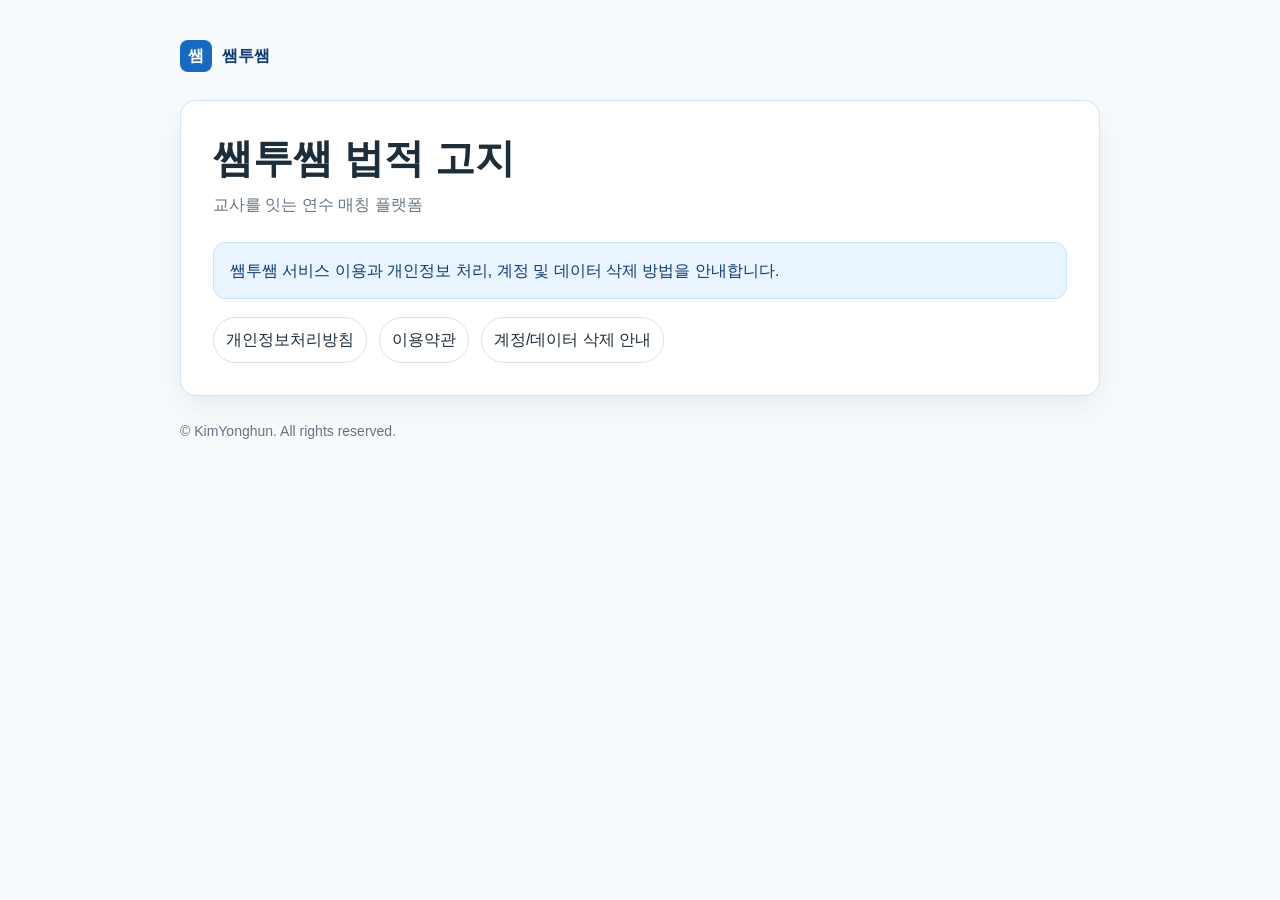
<file: ssaemtossaem/index.html>
<!doctype html>
<html lang="ko">
<head>
  <meta charset="utf-8">
  <meta name="viewport" content="width=device-width, initial-scale=1">
  <title>쌤투쌤 법적 고지</title>
  <link rel="stylesheet" href="./styles.css">
</head>
<body>
  <div class="page">
    <header>
      <a class="brand" href="./index.html"><span class="mark">쌤</span>쌤투쌤</a>
    </header>
    <main>
      <h1>쌤투쌤 법적 고지</h1>
      <p class="meta">교사를 잇는 연수 매칭 플랫폼</p>
      <p class="notice">쌤투쌤 서비스 이용과 개인정보 처리, 계정 및 데이터 삭제 방법을 안내합니다.</p>
      <nav aria-label="문서 링크">
        <a href="./privacy.html">개인정보처리방침</a>
        <a href="./terms.html">이용약관</a>
        <a href="./delete-account.html">계정/데이터 삭제 안내</a>
      </nav>
    </main>
    <footer>© KimYonghun. All rights reserved.</footer>
  </div>
</body>
</html>
</file>
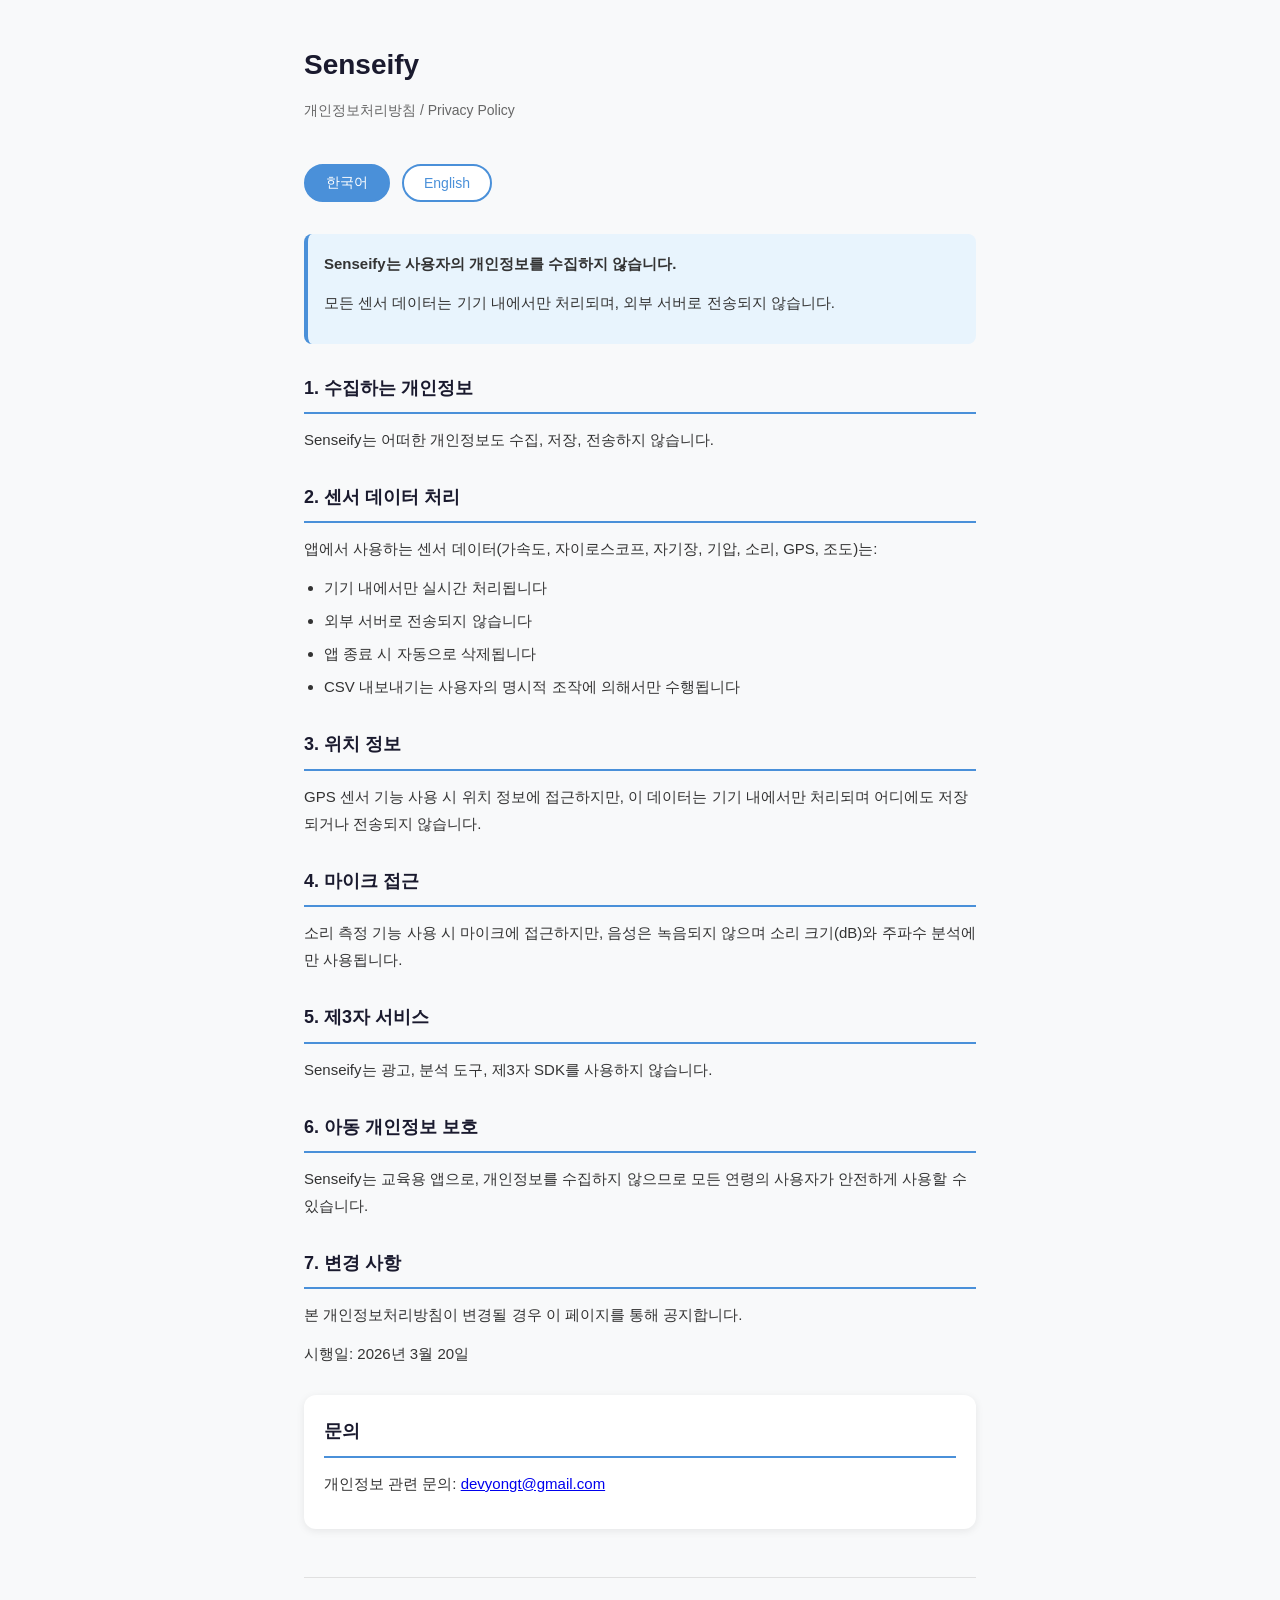
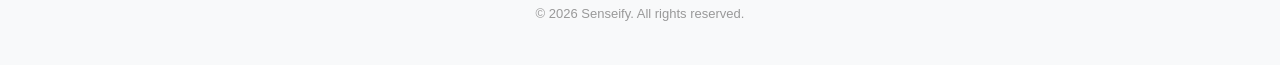
<file: Senseify/privacy-policy.html>
<!DOCTYPE html>
<html lang="ko">
<head>
    <meta charset="UTF-8">
    <meta name="viewport" content="width=device-width, initial-scale=1.0">
    <title>Senseify - 개인정보처리방침 / Privacy Policy</title>
    <style>
        * { margin: 0; padding: 0; box-sizing: border-box; }
        body {
            font-family: -apple-system, BlinkMacSystemFont, 'Apple SD Gothic Neo', sans-serif;
            line-height: 1.8;
            color: #333;
            background: #f8f9fa;
        }
        .container {
            max-width: 720px;
            margin: 0 auto;
            padding: 40px 24px;
        }
        h1 {
            font-size: 28px;
            color: #1a1a2e;
            margin-bottom: 8px;
        }
        .subtitle {
            color: #666;
            font-size: 14px;
            margin-bottom: 40px;
        }
        .lang-toggle {
            display: flex;
            gap: 12px;
            margin-bottom: 32px;
        }
        .lang-toggle button {
            padding: 8px 20px;
            border: 2px solid #4A90D9;
            border-radius: 20px;
            background: white;
            color: #4A90D9;
            font-size: 14px;
            cursor: pointer;
            transition: all 0.2s;
        }
        .lang-toggle button.active {
            background: #4A90D9;
            color: white;
        }
        .section { margin-bottom: 28px; }
        h2 {
            font-size: 18px;
            color: #1a1a2e;
            margin-bottom: 12px;
            padding-bottom: 8px;
            border-bottom: 2px solid #4A90D9;
        }
        p { margin-bottom: 12px; font-size: 15px; }
        ul { padding-left: 20px; margin-bottom: 12px; }
        li { margin-bottom: 6px; font-size: 15px; }
        .highlight {
            background: #e8f4fd;
            padding: 16px;
            border-radius: 8px;
            border-left: 4px solid #4A90D9;
        }
        .contact {
            background: white;
            padding: 20px;
            border-radius: 12px;
            box-shadow: 0 2px 8px rgba(0,0,0,0.08);
            margin-top: 24px;
        }
        .hidden { display: none; }
        footer {
            text-align: center;
            color: #999;
            font-size: 13px;
            margin-top: 48px;
            padding-top: 24px;
            border-top: 1px solid #e0e0e0;
        }
    </style>
</head>
<body>
    <div class="container">
        <h1>Senseify</h1>
        <p class="subtitle">개인정보처리방침 / Privacy Policy</p>

        <div class="lang-toggle">
            <button id="btn-ko" class="active" onclick="showLang('ko')">한국어</button>
            <button id="btn-en" onclick="showLang('en')">English</button>
        </div>

        <!-- 한국어 -->
        <div id="lang-ko">
            <div class="section highlight">
                <p><strong>Senseify는 사용자의 개인정보를 수집하지 않습니다.</strong></p>
                <p>모든 센서 데이터는 기기 내에서만 처리되며, 외부 서버로 전송되지 않습니다.</p>
            </div>

            <div class="section">
                <h2>1. 수집하는 개인정보</h2>
                <p>Senseify는 어떠한 개인정보도 수집, 저장, 전송하지 않습니다.</p>
            </div>

            <div class="section">
                <h2>2. 센서 데이터 처리</h2>
                <p>앱에서 사용하는 센서 데이터(가속도, 자이로스코프, 자기장, 기압, 소리, GPS, 조도)는:</p>
                <ul>
                    <li>기기 내에서만 실시간 처리됩니다</li>
                    <li>외부 서버로 전송되지 않습니다</li>
                    <li>앱 종료 시 자동으로 삭제됩니다</li>
                    <li>CSV 내보내기는 사용자의 명시적 조작에 의해서만 수행됩니다</li>
                </ul>
            </div>

            <div class="section">
                <h2>3. 위치 정보</h2>
                <p>GPS 센서 기능 사용 시 위치 정보에 접근하지만, 이 데이터는 기기 내에서만 처리되며 어디에도 저장되거나 전송되지 않습니다.</p>
            </div>

            <div class="section">
                <h2>4. 마이크 접근</h2>
                <p>소리 측정 기능 사용 시 마이크에 접근하지만, 음성은 녹음되지 않으며 소리 크기(dB)와 주파수 분석에만 사용됩니다.</p>
            </div>

            <div class="section">
                <h2>5. 제3자 서비스</h2>
                <p>Senseify는 광고, 분석 도구, 제3자 SDK를 사용하지 않습니다.</p>
            </div>

            <div class="section">
                <h2>6. 아동 개인정보 보호</h2>
                <p>Senseify는 교육용 앱으로, 개인정보를 수집하지 않으므로 모든 연령의 사용자가 안전하게 사용할 수 있습니다.</p>
            </div>

            <div class="section">
                <h2>7. 변경 사항</h2>
                <p>본 개인정보처리방침이 변경될 경우 이 페이지를 통해 공지합니다.</p>
                <p>시행일: 2026년 3월 20일</p>
            </div>

            <div class="contact">
                <h2>문의</h2>
                <p>개인정보 관련 문의: <a href="mailto:devyongt@gmail.com">devyongt@gmail.com</a></p>
            </div>
        </div>

        <!-- English -->
        <div id="lang-en" class="hidden">
            <div class="section highlight">
                <p><strong>Senseify does not collect any personal information.</strong></p>
                <p>All sensor data is processed locally on your device and is never transmitted to external servers.</p>
            </div>

            <div class="section">
                <h2>1. Information We Collect</h2>
                <p>Senseify does not collect, store, or transmit any personal information.</p>
            </div>

            <div class="section">
                <h2>2. Sensor Data Processing</h2>
                <p>Sensor data used by the app (accelerometer, gyroscope, magnetometer, barometer, microphone, GPS, light) is:</p>
                <ul>
                    <li>Processed only on your device in real-time</li>
                    <li>Never transmitted to external servers</li>
                    <li>Automatically deleted when the app is closed</li>
                    <li>CSV export is performed only by explicit user action</li>
                </ul>
            </div>

            <div class="section">
                <h2>3. Location Data</h2>
                <p>The GPS feature accesses location data, but this data is processed only on the device and is not stored or transmitted anywhere.</p>
            </div>

            <div class="section">
                <h2>4. Microphone Access</h2>
                <p>The sound measurement feature accesses the microphone, but audio is not recorded. It is used only for sound level (dB) and frequency analysis.</p>
            </div>

            <div class="section">
                <h2>5. Third-Party Services</h2>
                <p>Senseify does not use any advertisements, analytics tools, or third-party SDKs.</p>
            </div>

            <div class="section">
                <h2>6. Children's Privacy</h2>
                <p>Senseify is an educational app that does not collect personal information, making it safe for users of all ages.</p>
            </div>

            <div class="section">
                <h2>7. Changes</h2>
                <p>Any changes to this privacy policy will be posted on this page.</p>
                <p>Effective date: March 20, 2026</p>
            </div>

            <div class="contact">
                <h2>Contact</h2>
                <p>Privacy inquiries: <a href="mailto:devyongt@gmail.com">devyongt@gmail.com</a></p>
            </div>
        </div>

        <footer>
            &copy; 2026 Senseify. All rights reserved.
        </footer>
    </div>

    <script>
        function showLang(lang) {
            document.getElementById('lang-ko').classList.toggle('hidden', lang !== 'ko');
            document.getElementById('lang-en').classList.toggle('hidden', lang !== 'en');
            document.getElementById('btn-ko').classList.toggle('active', lang === 'ko');
            document.getElementById('btn-en').classList.toggle('active', lang === 'en');
        }
    </script>
</body>
</html>
</file>
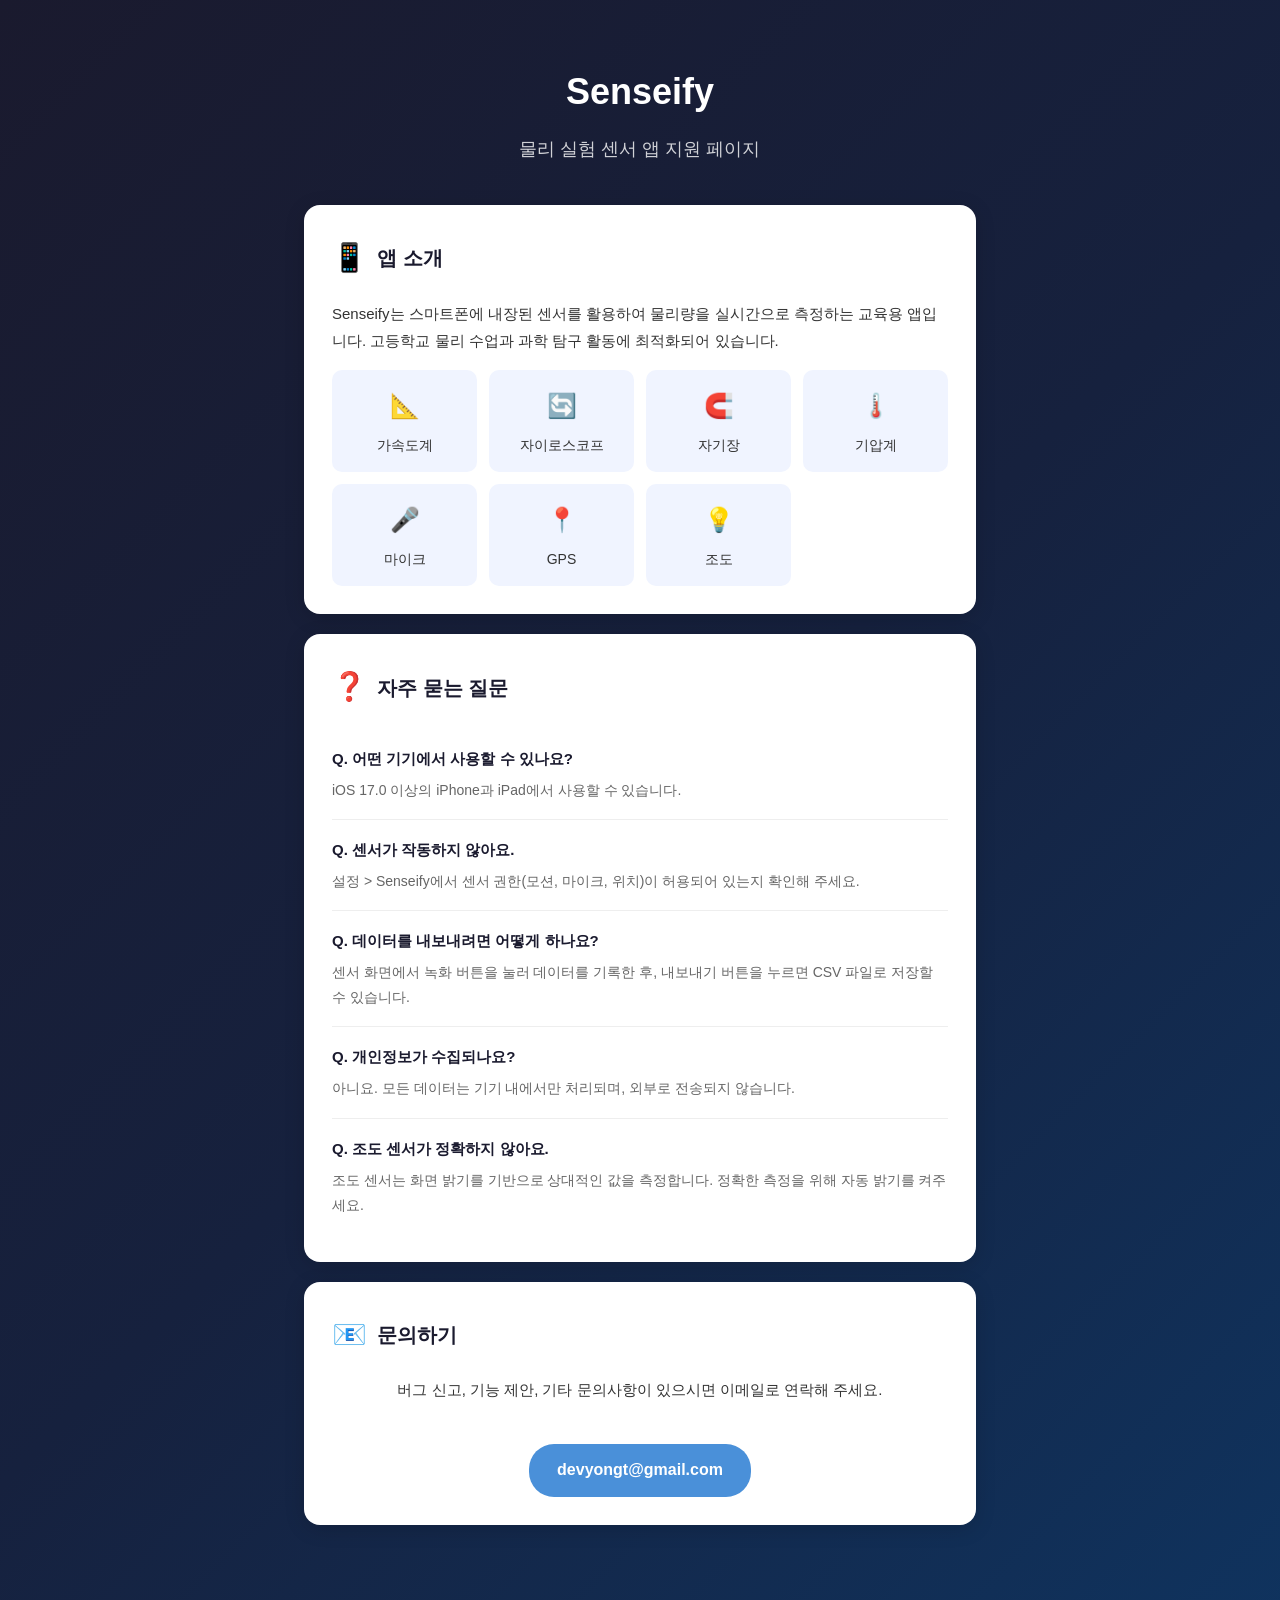
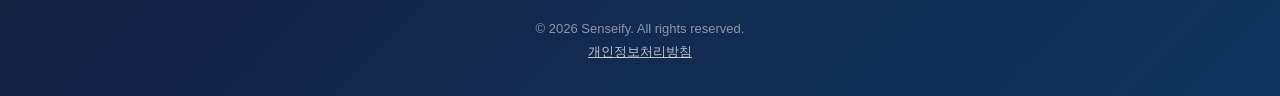
<file: Senseify/support.html>
<!DOCTYPE html>
<html lang="ko">
<head>
    <meta charset="UTF-8">
    <meta name="viewport" content="width=device-width, initial-scale=1.0">
    <title>Senseify - 지원 / Support</title>
    <style>
        * { margin: 0; padding: 0; box-sizing: border-box; }
        body {
            font-family: -apple-system, BlinkMacSystemFont, 'Apple SD Gothic Neo', sans-serif;
            line-height: 1.8;
            color: #333;
            background: linear-gradient(135deg, #1a1a2e 0%, #16213e 50%, #0f3460 100%);
            min-height: 100vh;
        }
        .header {
            text-align: center;
            padding: 60px 24px 40px;
            color: white;
        }
        .header h1 {
            font-size: 36px;
            margin-bottom: 8px;
        }
        .header p {
            font-size: 18px;
            opacity: 0.8;
        }
        .container {
            max-width: 720px;
            margin: 0 auto;
            padding: 0 24px 40px;
        }
        .card {
            background: white;
            border-radius: 16px;
            padding: 28px;
            margin-bottom: 20px;
            box-shadow: 0 4px 20px rgba(0,0,0,0.15);
        }
        .card h2 {
            font-size: 20px;
            color: #1a1a2e;
            margin-bottom: 16px;
            display: flex;
            align-items: center;
            gap: 10px;
        }
        .card h2 .icon {
            font-size: 28px;
        }
        .card p { margin-bottom: 12px; font-size: 15px; }
        .card ul { padding-left: 20px; }
        .card li { margin-bottom: 8px; font-size: 15px; }
        .sensor-grid {
            display: grid;
            grid-template-columns: repeat(auto-fit, minmax(140px, 1fr));
            gap: 12px;
            margin-top: 16px;
        }
        .sensor-item {
            background: #f0f4ff;
            padding: 14px;
            border-radius: 10px;
            text-align: center;
            font-size: 14px;
        }
        .sensor-item .emoji { font-size: 24px; display: block; margin-bottom: 6px; }
        .contact-btn {
            display: inline-block;
            background: #4A90D9;
            color: white;
            padding: 12px 28px;
            border-radius: 25px;
            text-decoration: none;
            font-size: 16px;
            font-weight: 600;
            transition: background 0.2s;
        }
        .contact-btn:hover { background: #357ABD; }
        .faq-item {
            border-bottom: 1px solid #eee;
            padding: 16px 0;
        }
        .faq-item:last-child { border-bottom: none; }
        .faq-item strong {
            display: block;
            color: #1a1a2e;
            margin-bottom: 6px;
            font-size: 15px;
        }
        .faq-item p {
            color: #666;
            font-size: 14px;
            margin-bottom: 0;
        }
        footer {
            text-align: center;
            color: rgba(255,255,255,0.5);
            font-size: 13px;
            padding: 32px 24px;
        }
        footer a { color: rgba(255,255,255,0.7); }
    </style>
</head>
<body>
    <div class="header">
        <h1>Senseify</h1>
        <p>물리 실험 센서 앱 지원 페이지</p>
    </div>

    <div class="container">
        <div class="card">
            <h2><span class="icon">📱</span> 앱 소개</h2>
            <p>Senseify는 스마트폰에 내장된 센서를 활용하여 물리량을 실시간으로 측정하는 교육용 앱입니다. 고등학교 물리 수업과 과학 탐구 활동에 최적화되어 있습니다.</p>
            <div class="sensor-grid">
                <div class="sensor-item"><span class="emoji">📐</span>가속도계</div>
                <div class="sensor-item"><span class="emoji">🔄</span>자이로스코프</div>
                <div class="sensor-item"><span class="emoji">🧲</span>자기장</div>
                <div class="sensor-item"><span class="emoji">🌡️</span>기압계</div>
                <div class="sensor-item"><span class="emoji">🎤</span>마이크</div>
                <div class="sensor-item"><span class="emoji">📍</span>GPS</div>
                <div class="sensor-item"><span class="emoji">💡</span>조도</div>
            </div>
        </div>

        <div class="card">
            <h2><span class="icon">❓</span> 자주 묻는 질문</h2>
            <div class="faq-item">
                <strong>Q. 어떤 기기에서 사용할 수 있나요?</strong>
                <p>iOS 17.0 이상의 iPhone과 iPad에서 사용할 수 있습니다.</p>
            </div>
            <div class="faq-item">
                <strong>Q. 센서가 작동하지 않아요.</strong>
                <p>설정 > Senseify에서 센서 권한(모션, 마이크, 위치)이 허용되어 있는지 확인해 주세요.</p>
            </div>
            <div class="faq-item">
                <strong>Q. 데이터를 내보내려면 어떻게 하나요?</strong>
                <p>센서 화면에서 녹화 버튼을 눌러 데이터를 기록한 후, 내보내기 버튼을 누르면 CSV 파일로 저장할 수 있습니다.</p>
            </div>
            <div class="faq-item">
                <strong>Q. 개인정보가 수집되나요?</strong>
                <p>아니요. 모든 데이터는 기기 내에서만 처리되며, 외부로 전송되지 않습니다.</p>
            </div>
            <div class="faq-item">
                <strong>Q. 조도 센서가 정확하지 않아요.</strong>
                <p>조도 센서는 화면 밝기를 기반으로 상대적인 값을 측정합니다. 정확한 측정을 위해 자동 밝기를 켜주세요.</p>
            </div>
        </div>

        <div class="card" style="text-align: center;">
            <h2><span class="icon">📧</span> 문의하기</h2>
            <p>버그 신고, 기능 제안, 기타 문의사항이 있으시면 이메일로 연락해 주세요.</p>
            <br>
            <a href="mailto:devyongt@gmail.com" class="contact-btn">devyongt@gmail.com</a>
        </div>
    </div>

    <footer>
        <p>&copy; 2026 Senseify. All rights reserved.</p>
        <p><a href="privacy-policy.html">개인정보처리방침</a></p>
    </footer>
</body>
</html>
</file>
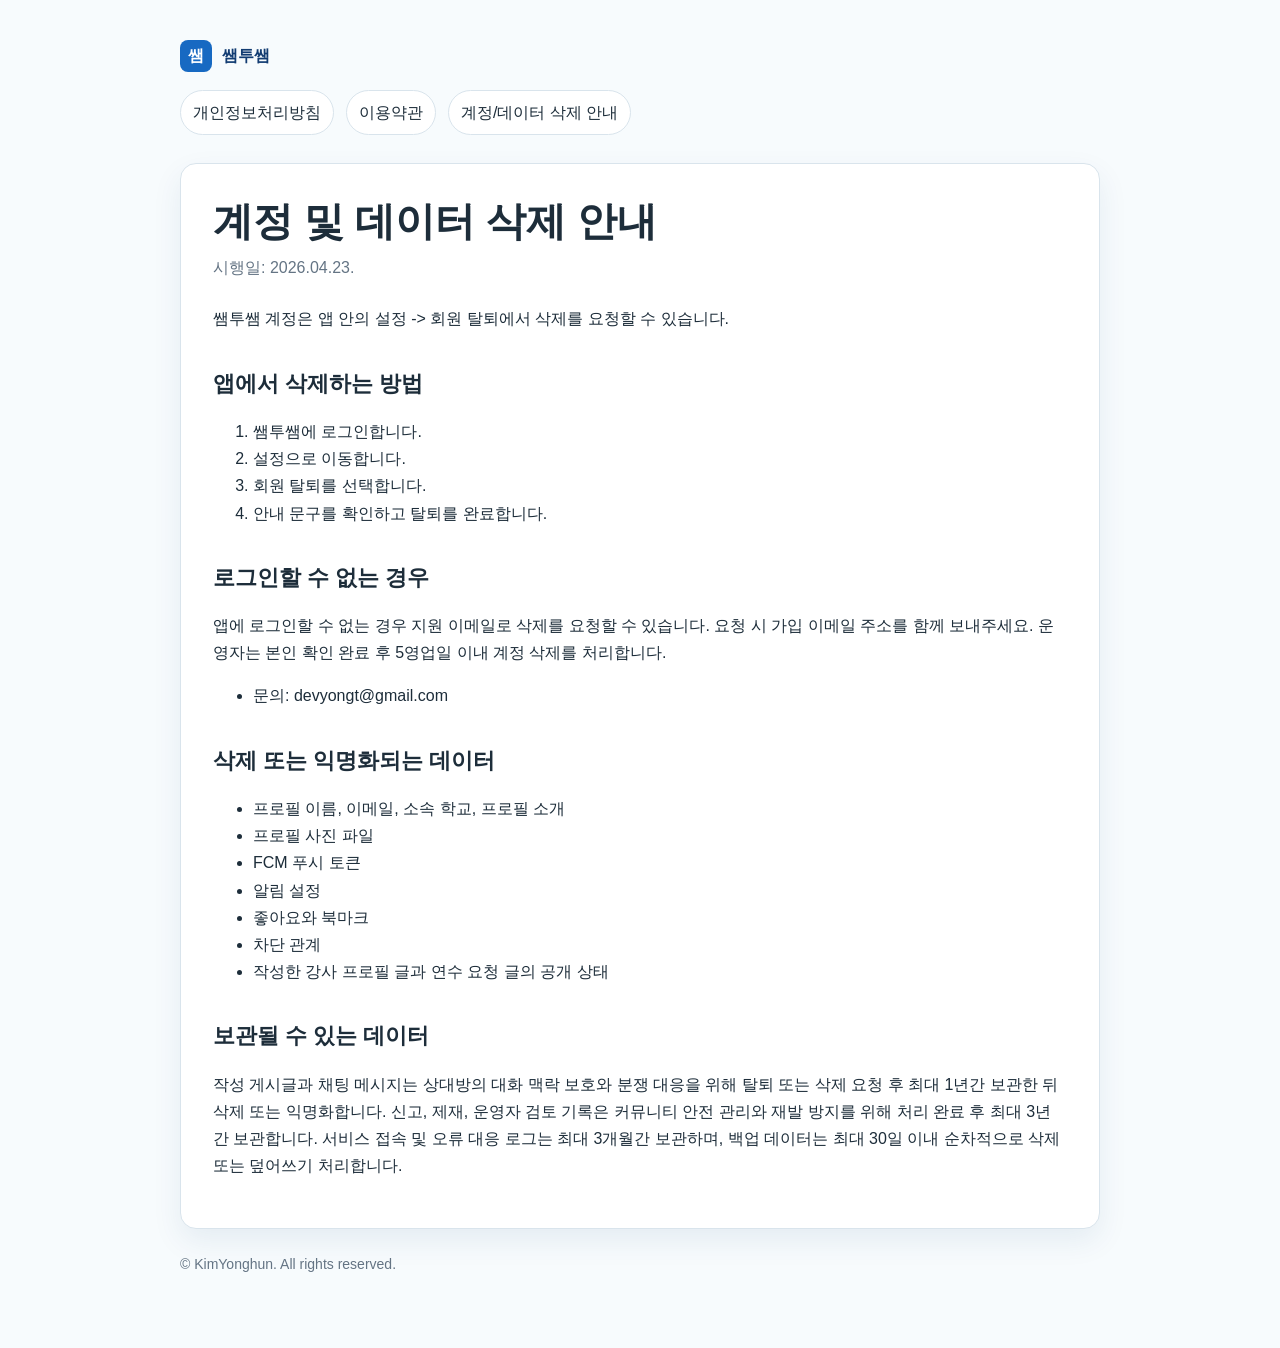
<file: ssaemtossaem/delete-account.html>
<!doctype html>
<html lang="ko">
<head>
  <meta charset="utf-8">
  <meta name="viewport" content="width=device-width, initial-scale=1">
  <title>쌤투쌤 계정/데이터 삭제 안내</title>
  <link rel="stylesheet" href="./styles.css">
</head>
<body>
  <div class="page">
    <header>
      <a class="brand" href="./index.html"><span class="mark">쌤</span>쌤투쌤</a>
      <nav aria-label="문서 링크">
        <a href="./privacy.html">개인정보처리방침</a>
        <a href="./terms.html">이용약관</a>
        <a href="./delete-account.html">계정/데이터 삭제 안내</a>
      </nav>
    </header>
    <main>
      <h1>계정 및 데이터 삭제 안내</h1>
      <p class="meta">시행일: 2026.04.23.</p>
      <p>쌤투쌤 계정은 앱 안의 설정 -> 회원 탈퇴에서 삭제를 요청할 수 있습니다.</p>

      <h2>앱에서 삭제하는 방법</h2>
      <ol>
        <li>쌤투쌤에 로그인합니다.</li>
        <li>설정으로 이동합니다.</li>
        <li>회원 탈퇴를 선택합니다.</li>
        <li>안내 문구를 확인하고 탈퇴를 완료합니다.</li>
      </ol>

      <h2>로그인할 수 없는 경우</h2>
      <p>앱에 로그인할 수 없는 경우 지원 이메일로 삭제를 요청할 수 있습니다. 요청 시 가입 이메일 주소를 함께 보내주세요. 운영자는 본인 확인 완료 후 5영업일 이내 계정 삭제를 처리합니다.</p>
      <ul>
        <li>문의: devyongt@gmail.com</li>
      </ul>

      <h2>삭제 또는 익명화되는 데이터</h2>
      <ul>
        <li>프로필 이름, 이메일, 소속 학교, 프로필 소개</li>
        <li>프로필 사진 파일</li>
        <li>FCM 푸시 토큰</li>
        <li>알림 설정</li>
        <li>좋아요와 북마크</li>
        <li>차단 관계</li>
        <li>작성한 강사 프로필 글과 연수 요청 글의 공개 상태</li>
      </ul>

      <h2>보관될 수 있는 데이터</h2>
      <p>작성 게시글과 채팅 메시지는 상대방의 대화 맥락 보호와 분쟁 대응을 위해 탈퇴 또는 삭제 요청 후 최대 1년간 보관한 뒤 삭제 또는 익명화합니다. 신고, 제재, 운영자 검토 기록은 커뮤니티 안전 관리와 재발 방지를 위해 처리 완료 후 최대 3년간 보관합니다. 서비스 접속 및 오류 대응 로그는 최대 3개월간 보관하며, 백업 데이터는 최대 30일 이내 순차적으로 삭제 또는 덮어쓰기 처리합니다.</p>
    </main>
    <footer>© KimYonghun. All rights reserved.</footer>
  </div>
</body>
</html>
</file>
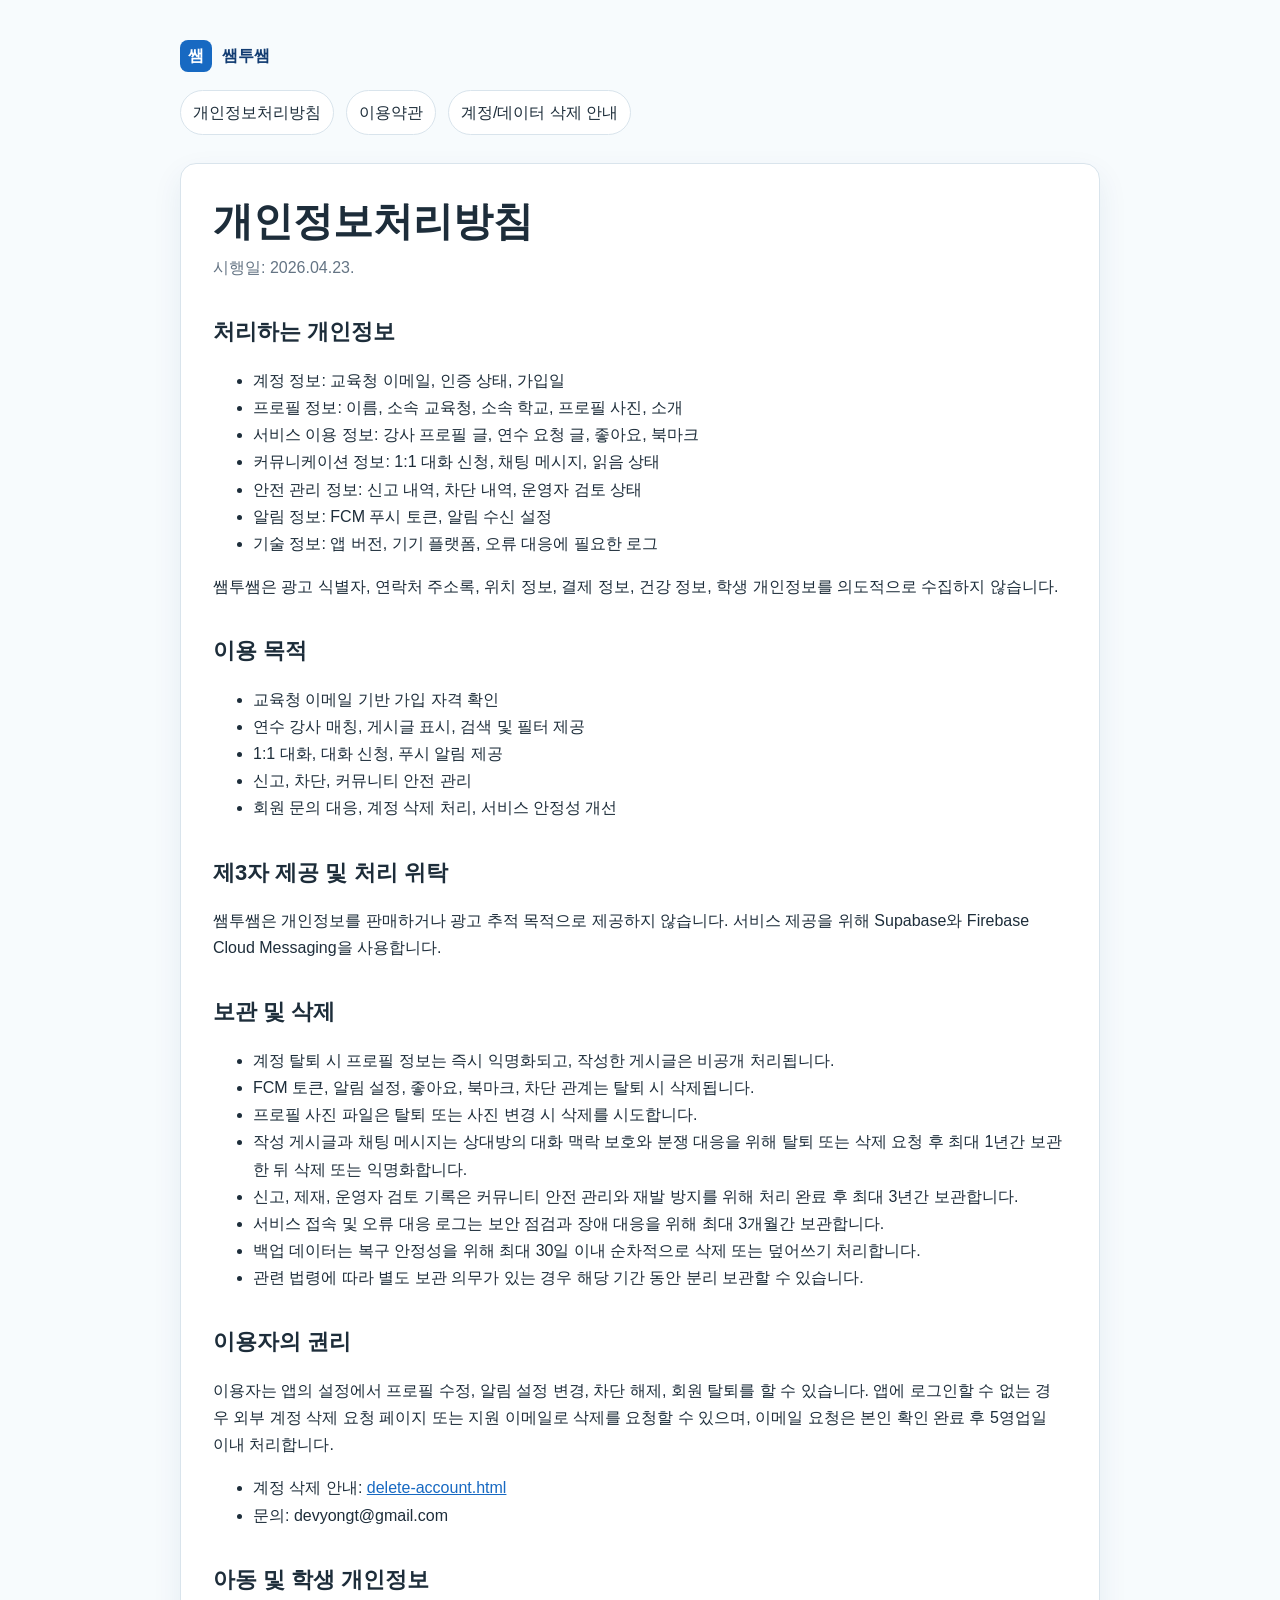
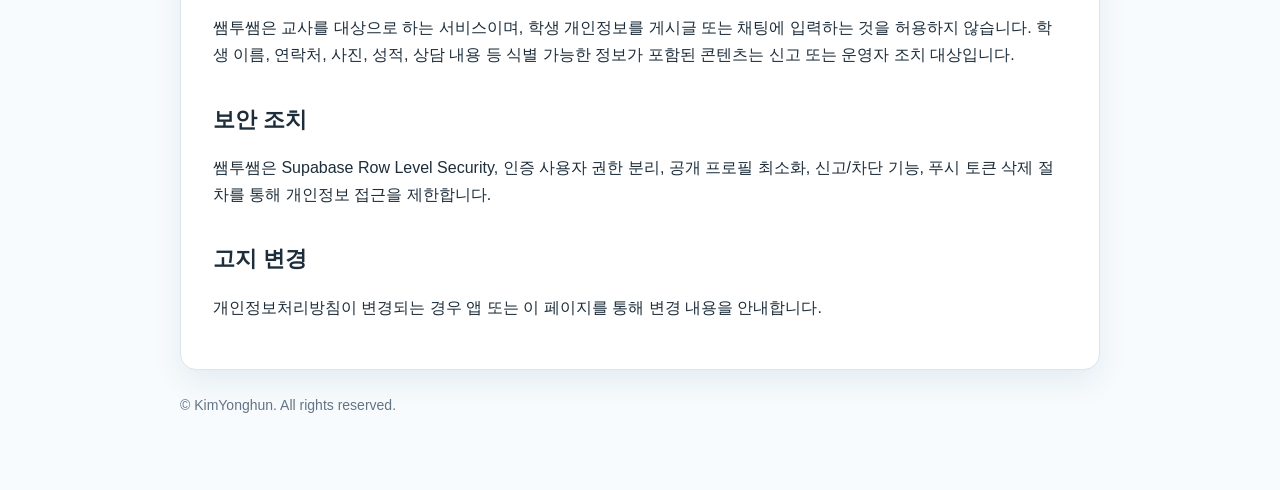
<file: ssaemtossaem/privacy.html>
<!doctype html>
<html lang="ko">
<head>
  <meta charset="utf-8">
  <meta name="viewport" content="width=device-width, initial-scale=1">
  <title>쌤투쌤 개인정보처리방침</title>
  <link rel="stylesheet" href="./styles.css">
</head>
<body>
  <div class="page">
    <header>
      <a class="brand" href="./index.html"><span class="mark">쌤</span>쌤투쌤</a>
      <nav aria-label="문서 링크">
        <a href="./privacy.html">개인정보처리방침</a>
        <a href="./terms.html">이용약관</a>
        <a href="./delete-account.html">계정/데이터 삭제 안내</a>
      </nav>
    </header>
    <main>
      <h1>개인정보처리방침</h1>
      <p class="meta">시행일: 2026.04.23.</p>

      <h2>처리하는 개인정보</h2>
      <ul>
        <li>계정 정보: 교육청 이메일, 인증 상태, 가입일</li>
        <li>프로필 정보: 이름, 소속 교육청, 소속 학교, 프로필 사진, 소개</li>
        <li>서비스 이용 정보: 강사 프로필 글, 연수 요청 글, 좋아요, 북마크</li>
        <li>커뮤니케이션 정보: 1:1 대화 신청, 채팅 메시지, 읽음 상태</li>
        <li>안전 관리 정보: 신고 내역, 차단 내역, 운영자 검토 상태</li>
        <li>알림 정보: FCM 푸시 토큰, 알림 수신 설정</li>
        <li>기술 정보: 앱 버전, 기기 플랫폼, 오류 대응에 필요한 로그</li>
      </ul>
      <p>쌤투쌤은 광고 식별자, 연락처 주소록, 위치 정보, 결제 정보, 건강 정보, 학생 개인정보를 의도적으로 수집하지 않습니다.</p>

      <h2>이용 목적</h2>
      <ul>
        <li>교육청 이메일 기반 가입 자격 확인</li>
        <li>연수 강사 매칭, 게시글 표시, 검색 및 필터 제공</li>
        <li>1:1 대화, 대화 신청, 푸시 알림 제공</li>
        <li>신고, 차단, 커뮤니티 안전 관리</li>
        <li>회원 문의 대응, 계정 삭제 처리, 서비스 안정성 개선</li>
      </ul>

      <h2>제3자 제공 및 처리 위탁</h2>
      <p>쌤투쌤은 개인정보를 판매하거나 광고 추적 목적으로 제공하지 않습니다. 서비스 제공을 위해 Supabase와 Firebase Cloud Messaging을 사용합니다.</p>

      <h2>보관 및 삭제</h2>
      <ul>
        <li>계정 탈퇴 시 프로필 정보는 즉시 익명화되고, 작성한 게시글은 비공개 처리됩니다.</li>
        <li>FCM 토큰, 알림 설정, 좋아요, 북마크, 차단 관계는 탈퇴 시 삭제됩니다.</li>
        <li>프로필 사진 파일은 탈퇴 또는 사진 변경 시 삭제를 시도합니다.</li>
        <li>작성 게시글과 채팅 메시지는 상대방의 대화 맥락 보호와 분쟁 대응을 위해 탈퇴 또는 삭제 요청 후 최대 1년간 보관한 뒤 삭제 또는 익명화합니다.</li>
        <li>신고, 제재, 운영자 검토 기록은 커뮤니티 안전 관리와 재발 방지를 위해 처리 완료 후 최대 3년간 보관합니다.</li>
        <li>서비스 접속 및 오류 대응 로그는 보안 점검과 장애 대응을 위해 최대 3개월간 보관합니다.</li>
        <li>백업 데이터는 복구 안정성을 위해 최대 30일 이내 순차적으로 삭제 또는 덮어쓰기 처리합니다.</li>
        <li>관련 법령에 따라 별도 보관 의무가 있는 경우 해당 기간 동안 분리 보관할 수 있습니다.</li>
      </ul>

      <h2>이용자의 권리</h2>
      <p>이용자는 앱의 설정에서 프로필 수정, 알림 설정 변경, 차단 해제, 회원 탈퇴를 할 수 있습니다. 앱에 로그인할 수 없는 경우 외부 계정 삭제 요청 페이지 또는 지원 이메일로 삭제를 요청할 수 있으며, 이메일 요청은 본인 확인 완료 후 5영업일 이내 처리합니다.</p>
      <ul>
        <li>계정 삭제 안내: <a href="./delete-account.html">delete-account.html</a></li>
        <li>문의: devyongt@gmail.com</li>
      </ul>

      <h2>아동 및 학생 개인정보</h2>
      <p>쌤투쌤은 교사를 대상으로 하는 서비스이며, 학생 개인정보를 게시글 또는 채팅에 입력하는 것을 허용하지 않습니다. 학생 이름, 연락처, 사진, 성적, 상담 내용 등 식별 가능한 정보가 포함된 콘텐츠는 신고 또는 운영자 조치 대상입니다.</p>

      <h2>보안 조치</h2>
      <p>쌤투쌤은 Supabase Row Level Security, 인증 사용자 권한 분리, 공개 프로필 최소화, 신고/차단 기능, 푸시 토큰 삭제 절차를 통해 개인정보 접근을 제한합니다.</p>

      <h2>고지 변경</h2>
      <p>개인정보처리방침이 변경되는 경우 앱 또는 이 페이지를 통해 변경 내용을 안내합니다.</p>
    </main>
    <footer>© KimYonghun. All rights reserved.</footer>
  </div>
</body>
</html>
</file>
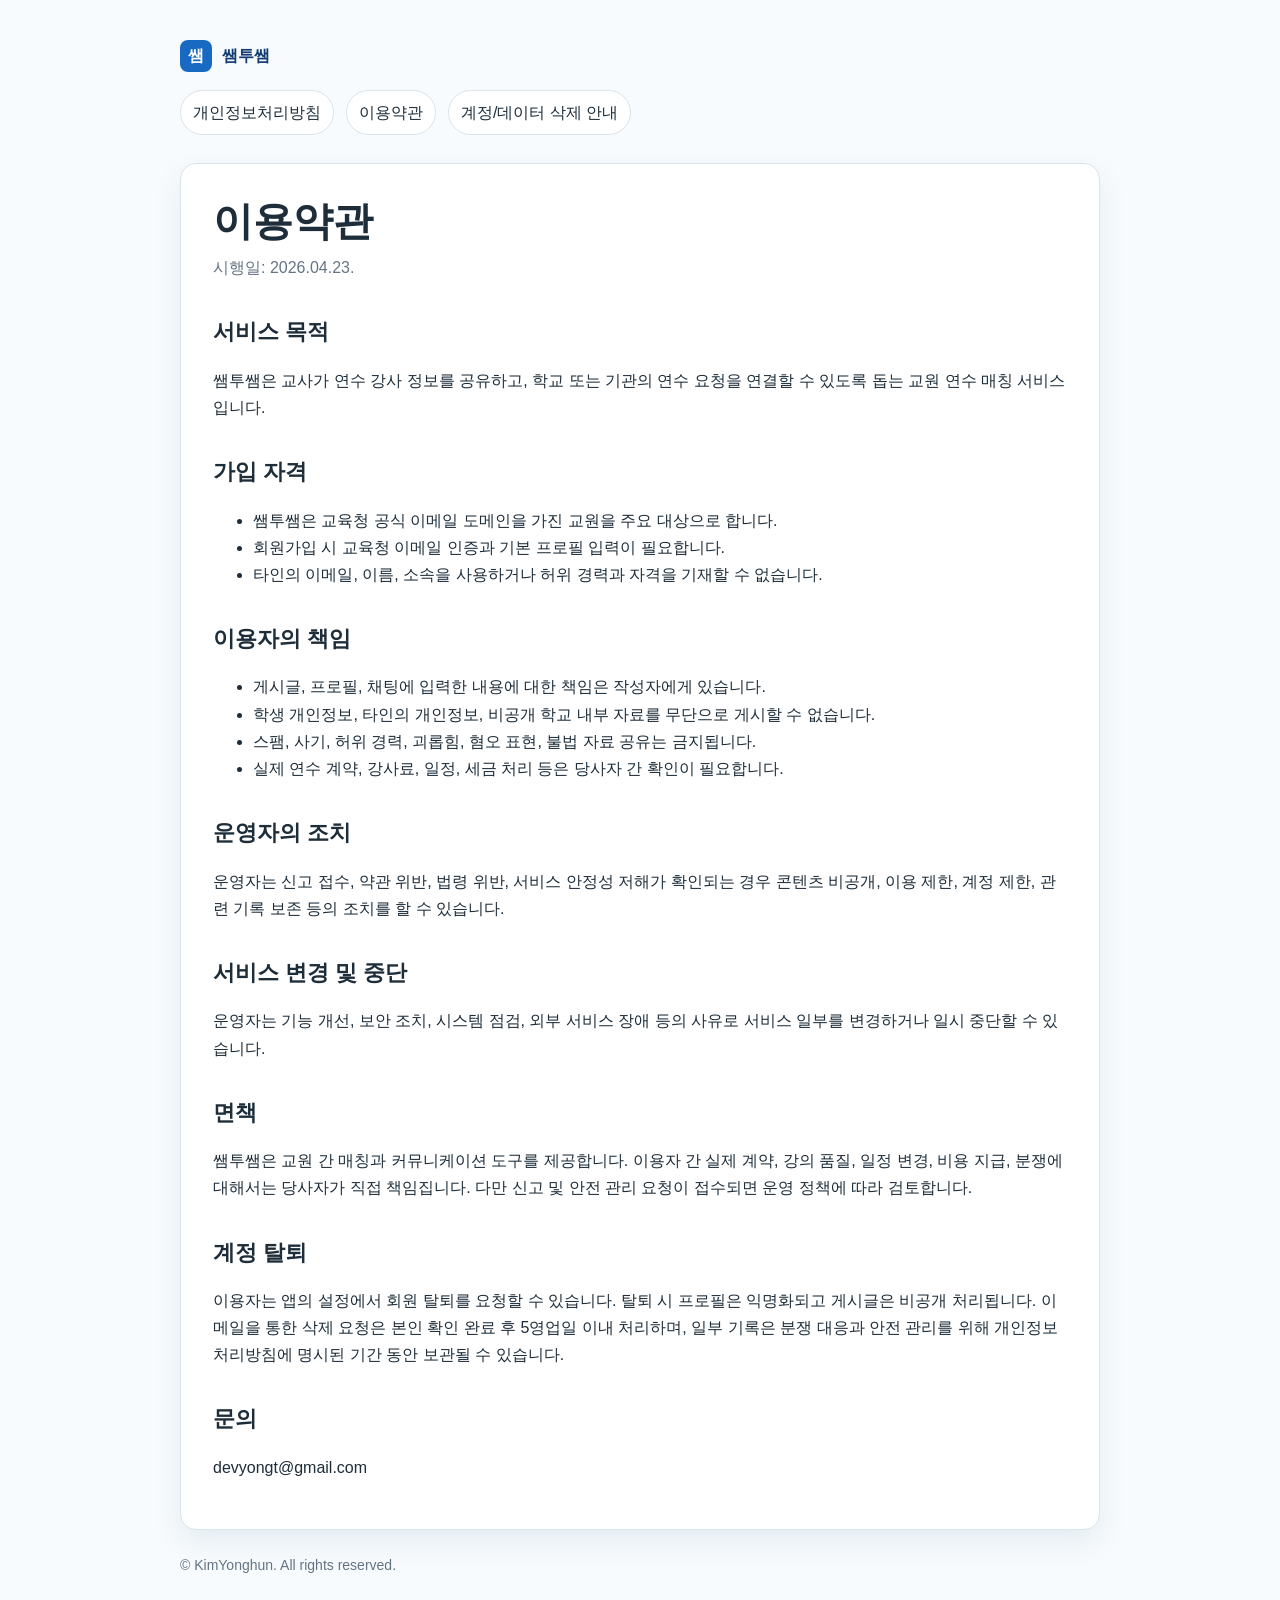
<file: ssaemtossaem/terms.html>
<!doctype html>
<html lang="ko">
<head>
  <meta charset="utf-8">
  <meta name="viewport" content="width=device-width, initial-scale=1">
  <title>쌤투쌤 이용약관</title>
  <link rel="stylesheet" href="./styles.css">
</head>
<body>
  <div class="page">
    <header>
      <a class="brand" href="./index.html"><span class="mark">쌤</span>쌤투쌤</a>
      <nav aria-label="문서 링크">
        <a href="./privacy.html">개인정보처리방침</a>
        <a href="./terms.html">이용약관</a>
        <a href="./delete-account.html">계정/데이터 삭제 안내</a>
      </nav>
    </header>
    <main>
      <h1>이용약관</h1>
      <p class="meta">시행일: 2026.04.23.</p>

      <h2>서비스 목적</h2>
      <p>쌤투쌤은 교사가 연수 강사 정보를 공유하고, 학교 또는 기관의 연수 요청을 연결할 수 있도록 돕는 교원 연수 매칭 서비스입니다.</p>

      <h2>가입 자격</h2>
      <ul>
        <li>쌤투쌤은 교육청 공식 이메일 도메인을 가진 교원을 주요 대상으로 합니다.</li>
        <li>회원가입 시 교육청 이메일 인증과 기본 프로필 입력이 필요합니다.</li>
        <li>타인의 이메일, 이름, 소속을 사용하거나 허위 경력과 자격을 기재할 수 없습니다.</li>
      </ul>

      <h2>이용자의 책임</h2>
      <ul>
        <li>게시글, 프로필, 채팅에 입력한 내용에 대한 책임은 작성자에게 있습니다.</li>
        <li>학생 개인정보, 타인의 개인정보, 비공개 학교 내부 자료를 무단으로 게시할 수 없습니다.</li>
        <li>스팸, 사기, 허위 경력, 괴롭힘, 혐오 표현, 불법 자료 공유는 금지됩니다.</li>
        <li>실제 연수 계약, 강사료, 일정, 세금 처리 등은 당사자 간 확인이 필요합니다.</li>
      </ul>

      <h2>운영자의 조치</h2>
      <p>운영자는 신고 접수, 약관 위반, 법령 위반, 서비스 안정성 저해가 확인되는 경우 콘텐츠 비공개, 이용 제한, 계정 제한, 관련 기록 보존 등의 조치를 할 수 있습니다.</p>

      <h2>서비스 변경 및 중단</h2>
      <p>운영자는 기능 개선, 보안 조치, 시스템 점검, 외부 서비스 장애 등의 사유로 서비스 일부를 변경하거나 일시 중단할 수 있습니다.</p>

      <h2>면책</h2>
      <p>쌤투쌤은 교원 간 매칭과 커뮤니케이션 도구를 제공합니다. 이용자 간 실제 계약, 강의 품질, 일정 변경, 비용 지급, 분쟁에 대해서는 당사자가 직접 책임집니다. 다만 신고 및 안전 관리 요청이 접수되면 운영 정책에 따라 검토합니다.</p>

      <h2>계정 탈퇴</h2>
      <p>이용자는 앱의 설정에서 회원 탈퇴를 요청할 수 있습니다. 탈퇴 시 프로필은 익명화되고 게시글은 비공개 처리됩니다. 이메일을 통한 삭제 요청은 본인 확인 완료 후 5영업일 이내 처리하며, 일부 기록은 분쟁 대응과 안전 관리를 위해 개인정보처리방침에 명시된 기간 동안 보관될 수 있습니다.</p>

      <h2>문의</h2>
      <p>devyongt@gmail.com</p>
    </main>
    <footer>© KimYonghun. All rights reserved.</footer>
  </div>
</body>
</html>
</file>
<file: ssaemtossaem/styles.css>
:root {
  color-scheme: light;
  --bg: #f7fbfd;
  --surface: #ffffff;
  --text: #1d2d3a;
  --muted: #647484;
  --line: #d9e4ec;
  --primary: #1769c2;
  --primary-dark: #123c72;
}

* {
  box-sizing: border-box;
}

body {
  margin: 0;
  background: var(--bg);
  color: var(--text);
  font-family: -apple-system, BlinkMacSystemFont, "Segoe UI", sans-serif;
  line-height: 1.7;
}

.page {
  width: min(920px, calc(100% - 32px));
  margin: 0 auto;
  padding: 40px 0 72px;
}

header {
  margin-bottom: 28px;
}

.brand {
  display: inline-flex;
  align-items: center;
  gap: 10px;
  color: var(--primary-dark);
  font-weight: 800;
  text-decoration: none;
}

.mark {
  width: 32px;
  height: 32px;
  border-radius: 8px;
  background: var(--primary);
  color: white;
  display: inline-grid;
  place-items: center;
  font-size: 16px;
}

main {
  background: var(--surface);
  border: 1px solid var(--line);
  border-radius: 16px;
  padding: 32px;
  box-shadow: 0 12px 30px rgba(18, 60, 114, 0.08);
}

h1 {
  margin: 0 0 8px;
  font-size: clamp(28px, 4vw, 40px);
  line-height: 1.25;
}

h2 {
  margin: 32px 0 10px;
  font-size: 22px;
}

p,
li {
  font-size: 16px;
}

.meta {
  margin: 0 0 24px;
  color: var(--muted);
}

.notice {
  padding: 14px 16px;
  border-radius: 12px;
  background: #e9f4ff;
  border: 1px solid #c9e3ff;
  color: var(--primary-dark);
}

a {
  color: var(--primary);
}

nav {
  display: flex;
  flex-wrap: wrap;
  gap: 12px;
  margin-top: 18px;
}

nav a {
  padding: 8px 12px;
  border: 1px solid var(--line);
  border-radius: 999px;
  background: white;
  text-decoration: none;
  color: var(--text);
}

footer {
  margin-top: 24px;
  color: var(--muted);
  font-size: 14px;
}

@media (max-width: 640px) {
  .page {
    width: min(100% - 24px, 920px);
    padding-top: 24px;
  }

  main {
    padding: 22px;
    border-radius: 12px;
  }
}
</file>
